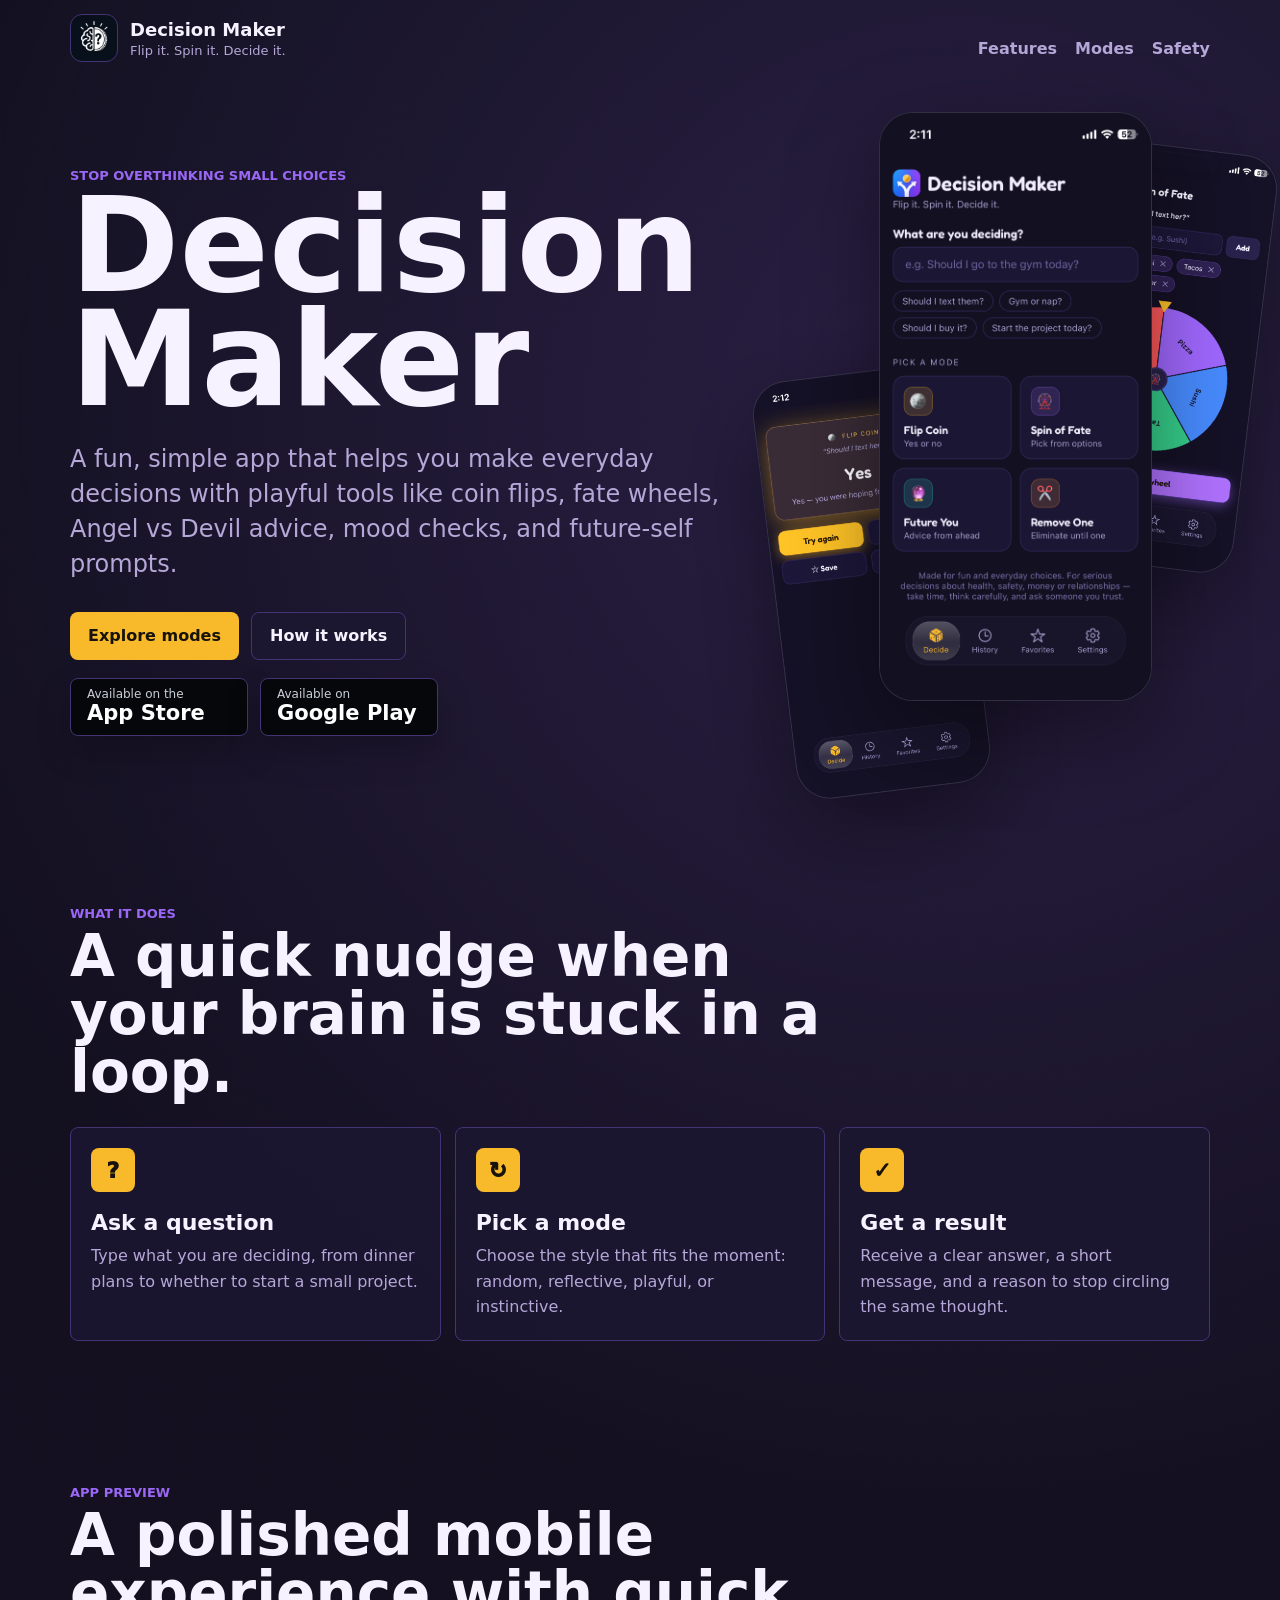
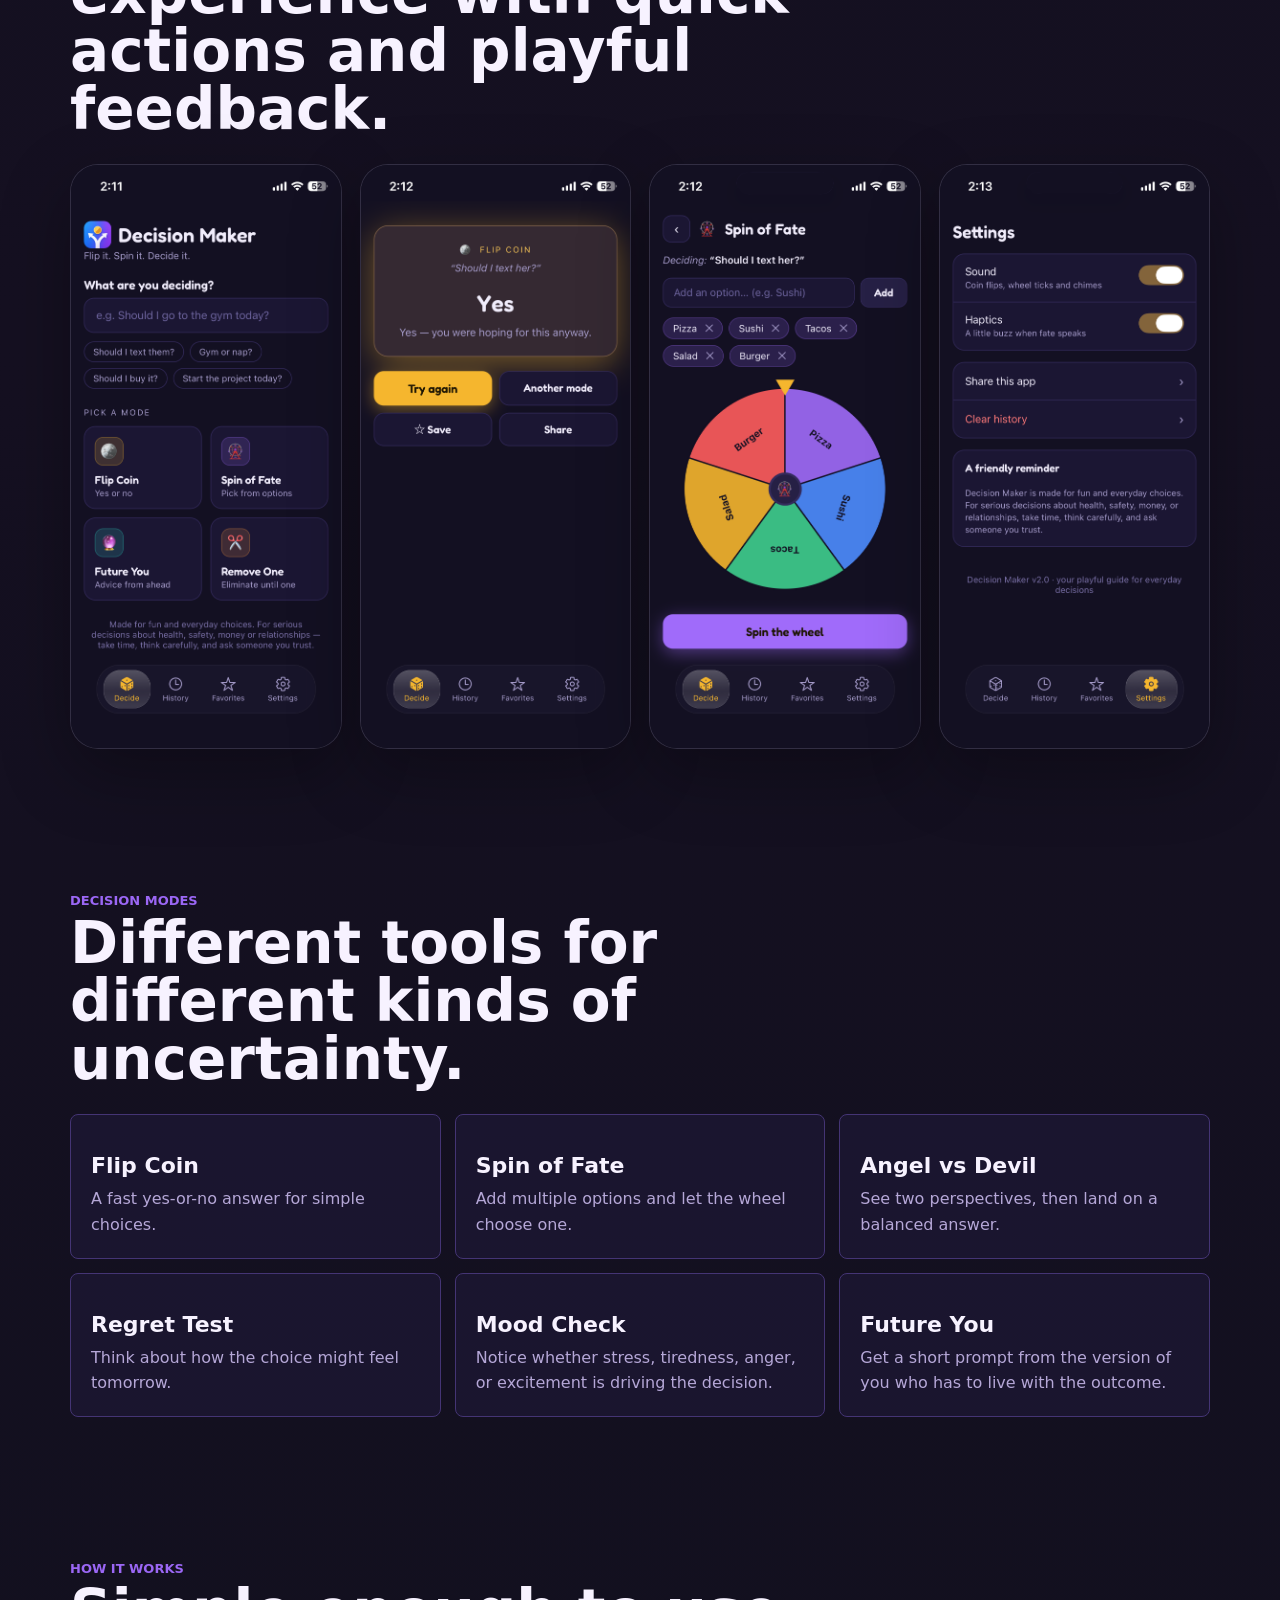
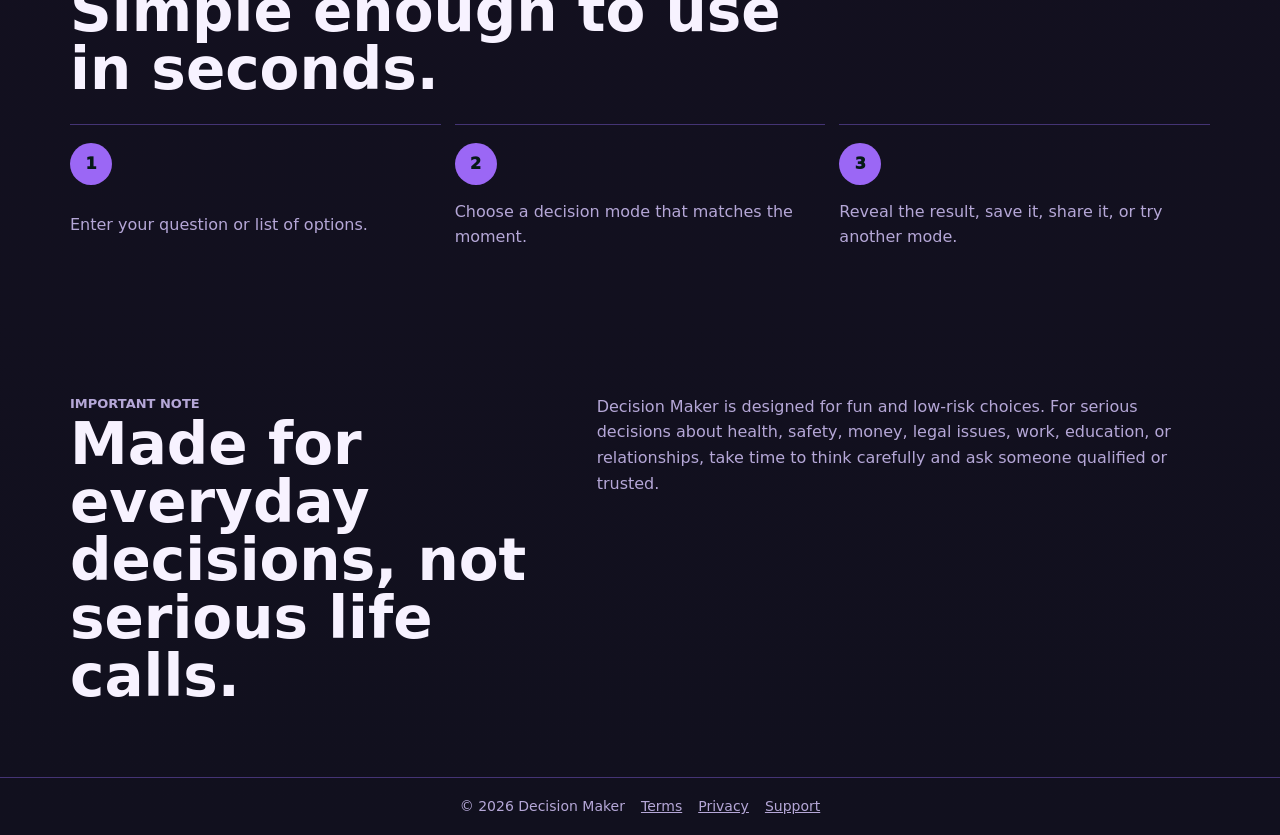
<file: index.html>
<!DOCTYPE html>
<html lang="en">
<head>
  <meta charset="UTF-8" />
  <meta name="viewport" content="width=device-width, initial-scale=1.0" />
  <meta name="description" content="Decision Maker is a playful app that helps people stop overthinking everyday choices with coin flips, fate wheels, mood checks, and more." />
  <title>Decision Maker | Your playful guide for everyday choices</title>
  <link rel="stylesheet" href="styles.css" />
</head>
<body>
  <header class="marketing-nav">
    <a class="brand-block nav-brand" href="index.html" aria-label="Decision Maker home">
      <img class="brand-logo" src="Logo%20Updated.png" alt="" aria-hidden="true" />
      <span>
        <strong>Decision Maker</strong>
        <small>Flip it. Spin it. Decide it.</small>
      </span>
    </a>
    <nav aria-label="Main navigation">
      <a href="#features">Features</a>
      <a href="#modes">Modes</a>
      <a href="#safety">Safety</a>
    </nav>
  </header>

  <main>
    <section class="hero-section">
      <div class="hero-copy">
        <p class="eyebrow">Stop overthinking small choices</p>
        <h1>Decision Maker</h1>
        <p class="hero-text">A fun, simple app that helps you make everyday decisions with playful tools like coin flips, fate wheels, Angel vs Devil advice, mood checks, and future-self prompts.</p>
        <div class="hero-actions">
          <a class="primary-link" href="#modes">Explore modes</a>
          <a class="secondary-link" href="#how-it-works">How it works</a>
        </div>
        <div class="store-buttons" aria-label="App availability">
          <a class="store-badge" href="#" aria-label="Available on the Apple App Store">
            <span>Available on the</span>
            <strong>App Store</strong>
          </a>
          <a class="store-badge" href="#" aria-label="Available on Google Play">
            <span>Available on</span>
            <strong>Google Play</strong>
          </a>
        </div>
      </div>

      <div class="screenshot-stack" aria-label="Decision Maker app screenshots">
        <img class="app-screenshot main-shot" src="screenshot-main.png" alt="Decision Maker main screen" />
        <img class="app-screenshot side-shot top-shot" src="screenshot-spin.png" alt="Decision Maker Spin of Fate screen" />
        <img class="app-screenshot side-shot bottom-shot" src="screenshot-result.png" alt="Decision Maker result screen" />
      </div>
    </section>

    <section id="features" class="content-band">
      <div class="section-heading">
        <p class="eyebrow">What it does</p>
        <h2>A quick nudge when your brain is stuck in a loop.</h2>
      </div>
      <div class="feature-grid">
        <article>
          <span class="feature-icon">?</span>
          <h3>Ask a question</h3>
          <p>Type what you are deciding, from dinner plans to whether to start a small project.</p>
        </article>
        <article>
          <span class="feature-icon">↻</span>
          <h3>Pick a mode</h3>
          <p>Choose the style that fits the moment: random, reflective, playful, or instinctive.</p>
        </article>
        <article>
          <span class="feature-icon">✓</span>
          <h3>Get a result</h3>
          <p>Receive a clear answer, a short message, and a reason to stop circling the same thought.</p>
        </article>
      </div>
    </section>

    <section class="screens-section" aria-label="App screenshots">
      <div class="section-heading">
        <p class="eyebrow">App preview</p>
        <h2>A polished mobile experience with quick actions and playful feedback.</h2>
      </div>
      <div class="screens-grid">
        <img src="screenshot-main.png" alt="Decision Maker main screen with question input and mode cards" />
        <img src="screenshot-result.png" alt="Decision Maker result card with save and share actions" />
        <img src="screenshot-spin.png" alt="Decision Maker colorful Spin of Fate wheel" />
        <img src="screenshot-settings.png" alt="Decision Maker settings screen with sound and haptics" />
      </div>
    </section>

    <section id="modes" class="modes-section">
      <div class="section-heading">
        <p class="eyebrow">Decision modes</p>
        <h2>Different tools for different kinds of uncertainty.</h2>
      </div>
      <div class="mode-grid">
        <article><h3>Flip Coin</h3><p>A fast yes-or-no answer for simple choices.</p></article>
        <article><h3>Spin of Fate</h3><p>Add multiple options and let the wheel choose one.</p></article>
        <article><h3>Angel vs Devil</h3><p>See two perspectives, then land on a balanced answer.</p></article>
        <article><h3>Regret Test</h3><p>Think about how the choice might feel tomorrow.</p></article>
        <article><h3>Mood Check</h3><p>Notice whether stress, tiredness, anger, or excitement is driving the decision.</p></article>
        <article><h3>Future You</h3><p>Get a short prompt from the version of you who has to live with the outcome.</p></article>
      </div>
    </section>

    <section id="how-it-works" class="steps-band">
      <div class="section-heading">
        <p class="eyebrow">How it works</p>
        <h2>Simple enough to use in seconds.</h2>
      </div>
      <div class="steps">
        <div><span>1</span><p>Enter your question or list of options.</p></div>
        <div><span>2</span><p>Choose a decision mode that matches the moment.</p></div>
        <div><span>3</span><p>Reveal the result, save it, share it, or try another mode.</p></div>
      </div>
    </section>

    <section id="safety" class="safety-section">
      <div>
        <p class="eyebrow">Important note</p>
        <h2>Made for everyday decisions, not serious life calls.</h2>
      </div>
      <p>Decision Maker is designed for fun and low-risk choices. For serious decisions about health, safety, money, legal issues, work, education, or relationships, take time to think carefully and ask someone qualified or trusted.</p>
    </section>
  </main>

  <footer class="site-footer">
    <span>© 2026 Decision Maker</span>
    <a href="terms.html">Terms</a>
    <a href="privacy.html">Privacy</a>
    <a href="support.html">Support</a>
  </footer>
</body>
</html>
</file>
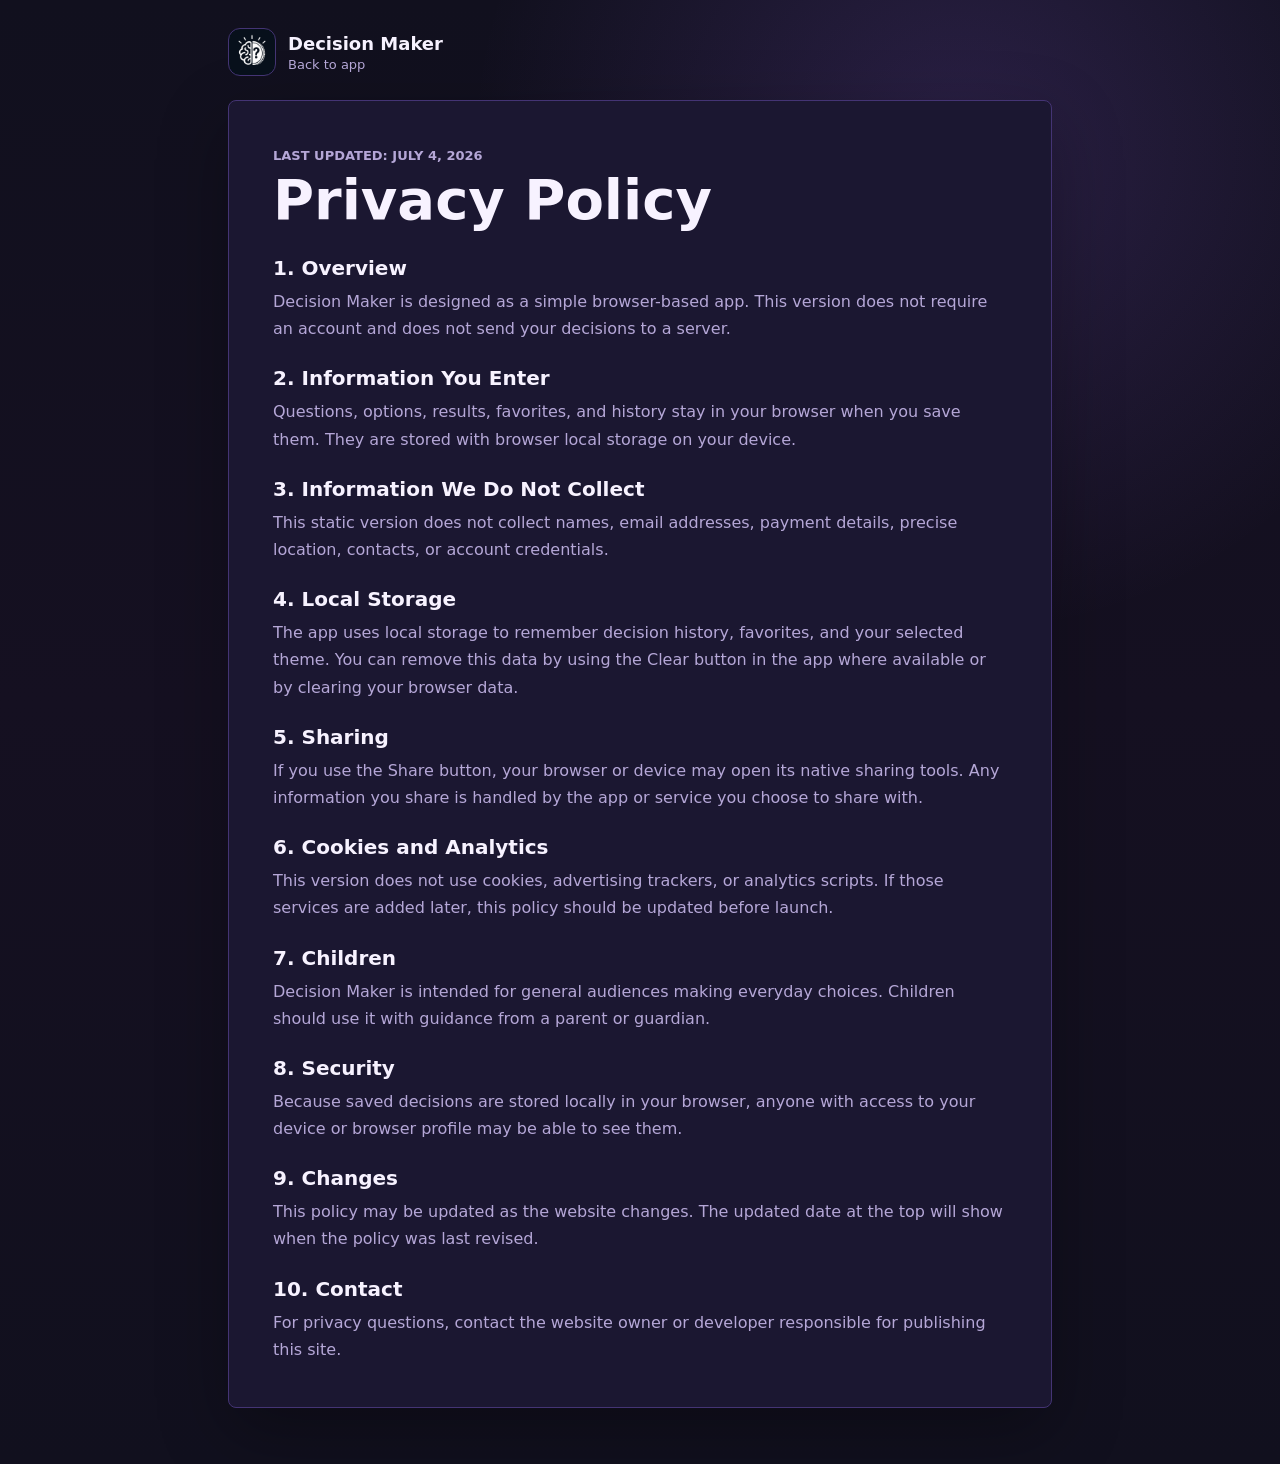
<file: privacy.html>
<!DOCTYPE html>
<html lang="en">
<head>
  <meta charset="UTF-8" />
  <meta name="viewport" content="width=device-width, initial-scale=1.0" />
  <title>Privacy Policy | Decision Maker</title>
  <link rel="stylesheet" href="styles.css" />
</head>
<body>
  <main class="legal-shell">
    <a class="brand-block legal-brand" href="index.html" aria-label="Back to Decision Maker">
      <img class="brand-logo" src="Logo%20Updated.png" alt="" aria-hidden="true" />
      <span>
        <strong>Decision Maker</strong>
        <small>Back to app</small>
      </span>
    </a>

    <article class="legal-document">
      <p class="eyebrow">Last updated: July 4, 2026</p>
      <h1>Privacy Policy</h1>

      <h2>1. Overview</h2>
      <p>Decision Maker is designed as a simple browser-based app. This version does not require an account and does not send your decisions to a server.</p>

      <h2>2. Information You Enter</h2>
      <p>Questions, options, results, favorites, and history stay in your browser when you save them. They are stored with browser local storage on your device.</p>

      <h2>3. Information We Do Not Collect</h2>
      <p>This static version does not collect names, email addresses, payment details, precise location, contacts, or account credentials.</p>

      <h2>4. Local Storage</h2>
      <p>The app uses local storage to remember decision history, favorites, and your selected theme. You can remove this data by using the Clear button in the app where available or by clearing your browser data.</p>

      <h2>5. Sharing</h2>
      <p>If you use the Share button, your browser or device may open its native sharing tools. Any information you share is handled by the app or service you choose to share with.</p>

      <h2>6. Cookies and Analytics</h2>
      <p>This version does not use cookies, advertising trackers, or analytics scripts. If those services are added later, this policy should be updated before launch.</p>

      <h2>7. Children</h2>
      <p>Decision Maker is intended for general audiences making everyday choices. Children should use it with guidance from a parent or guardian.</p>

      <h2>8. Security</h2>
      <p>Because saved decisions are stored locally in your browser, anyone with access to your device or browser profile may be able to see them.</p>

      <h2>9. Changes</h2>
      <p>This policy may be updated as the website changes. The updated date at the top will show when the policy was last revised.</p>

      <h2>10. Contact</h2>
      <p>For privacy questions, contact the website owner or developer responsible for publishing this site.</p>
    </article>
  </main>
</body>
</html>
</file>
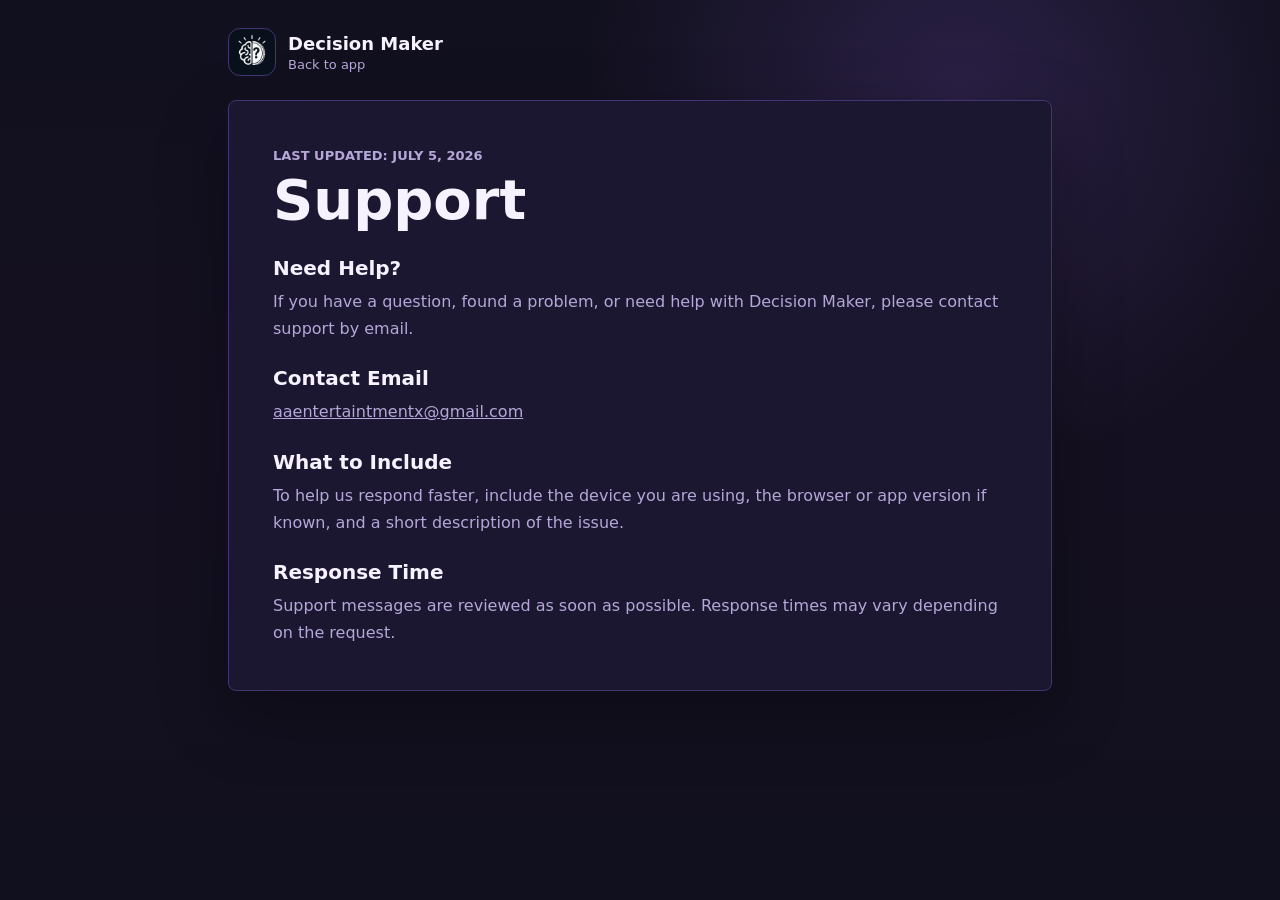
<file: support.html>
<!DOCTYPE html>
<html lang="en">
<head>
  <meta charset="UTF-8" />
  <meta name="viewport" content="width=device-width, initial-scale=1.0" />
  <title>Support | Decision Maker</title>
  <link rel="stylesheet" href="styles.css" />
</head>
<body>
  <main class="legal-shell">
    <a class="brand-block legal-brand" href="index.html" aria-label="Back to Decision Maker">
      <img class="brand-logo" src="Logo%20Updated.png" alt="" aria-hidden="true" />
      <span>
        <strong>Decision Maker</strong>
        <small>Back to app</small>
      </span>
    </a>

    <article class="legal-document">
      <p class="eyebrow">Last updated: July 5, 2026</p>
      <h1>Support</h1>

      <h2>Need Help?</h2>
      <p>If you have a question, found a problem, or need help with Decision Maker, please contact support by email.</p>

      <h2>Contact Email</h2>
      <p><a href="mailto:aaentertaintmentx@gmail.com">aaentertaintmentx@gmail.com</a></p>

      <h2>What to Include</h2>
      <p>To help us respond faster, include the device you are using, the browser or app version if known, and a short description of the issue.</p>

      <h2>Response Time</h2>
      <p>Support messages are reviewed as soon as possible. Response times may vary depending on the request.</p>
    </article>
  </main>
</body>
</html>
</file>
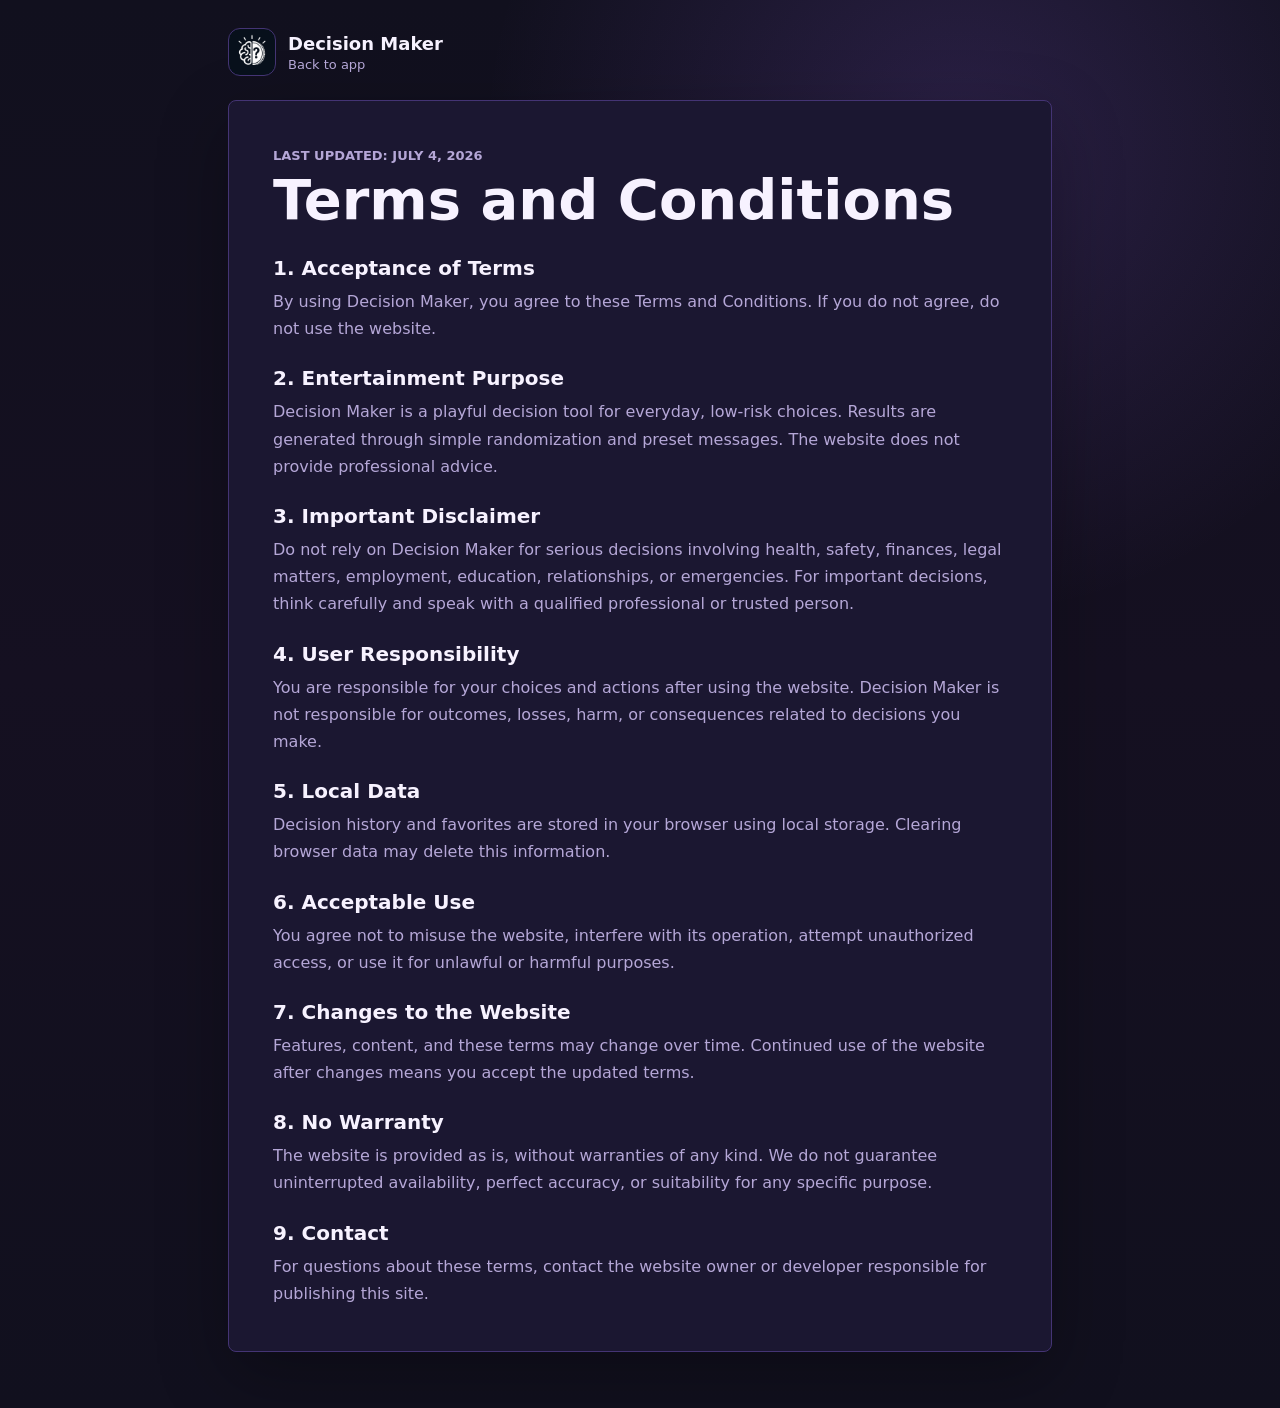
<file: terms.html>
<!DOCTYPE html>
<html lang="en">
<head>
  <meta charset="UTF-8" />
  <meta name="viewport" content="width=device-width, initial-scale=1.0" />
  <title>Terms and Conditions | Decision Maker</title>
  <link rel="stylesheet" href="styles.css" />
</head>
<body>
  <main class="legal-shell">
    <a class="brand-block legal-brand" href="index.html" aria-label="Back to Decision Maker">
      <img class="brand-logo" src="Logo%20Updated.png" alt="" aria-hidden="true" />
      <span>
        <strong>Decision Maker</strong>
        <small>Back to app</small>
      </span>
    </a>

    <article class="legal-document">
      <p class="eyebrow">Last updated: July 4, 2026</p>
      <h1>Terms and Conditions</h1>

      <h2>1. Acceptance of Terms</h2>
      <p>By using Decision Maker, you agree to these Terms and Conditions. If you do not agree, do not use the website.</p>

      <h2>2. Entertainment Purpose</h2>
      <p>Decision Maker is a playful decision tool for everyday, low-risk choices. Results are generated through simple randomization and preset messages. The website does not provide professional advice.</p>

      <h2>3. Important Disclaimer</h2>
      <p>Do not rely on Decision Maker for serious decisions involving health, safety, finances, legal matters, employment, education, relationships, or emergencies. For important decisions, think carefully and speak with a qualified professional or trusted person.</p>

      <h2>4. User Responsibility</h2>
      <p>You are responsible for your choices and actions after using the website. Decision Maker is not responsible for outcomes, losses, harm, or consequences related to decisions you make.</p>

      <h2>5. Local Data</h2>
      <p>Decision history and favorites are stored in your browser using local storage. Clearing browser data may delete this information.</p>

      <h2>6. Acceptable Use</h2>
      <p>You agree not to misuse the website, interfere with its operation, attempt unauthorized access, or use it for unlawful or harmful purposes.</p>

      <h2>7. Changes to the Website</h2>
      <p>Features, content, and these terms may change over time. Continued use of the website after changes means you accept the updated terms.</p>

      <h2>8. No Warranty</h2>
      <p>The website is provided as is, without warranties of any kind. We do not guarantee uninterrupted availability, perfect accuracy, or suitability for any specific purpose.</p>

      <h2>9. Contact</h2>
      <p>For questions about these terms, contact the website owner or developer responsible for publishing this site.</p>
    </article>
  </main>
</body>
</html>
</file>
<file: styles.css>
:root {
  color-scheme: dark;
  --bg: #11101e;
  --panel: #1b1731;
  --panel-2: #251d42;
  --text: #f7f2ff;
  --muted: #b5a7d7;
  --line: #443474;
  --accent: #f8ba2b;
  --accent-2: #9b67f5;
  --danger: #ff6b6b;
  --purple: #8d7cff;
  --shadow: 0 24px 70px rgba(0, 0, 0, 0.3);
}

body.light {
  color-scheme: light;
  --bg: #f7f4ef;
  --panel: #ffffff;
  --panel-2: #eef2f7;
  --text: #171a20;
  --muted: #5c6575;
  --line: #d9dee8;
  --accent: #d89d00;
  --accent-2: #087f6f;
  --danger: #c94352;
  --purple: #6652d8;
  --shadow: 0 20px 55px rgba(40, 45, 55, 0.13);
}

* { box-sizing: border-box; }

body {
  margin: 0;
  min-height: 100vh;
  font-family: Inter, ui-sans-serif, system-ui, -apple-system, BlinkMacSystemFont, "Segoe UI", sans-serif;
  background:
    radial-gradient(circle at 75% 10%, rgba(155, 103, 245, .18), transparent 30%),
    linear-gradient(180deg, #11101e 0%, #151021 48%, #11101e 100%);
  color: var(--text);
  overflow-x: hidden;
}

img { max-width: 100%; }

button,
textarea { font: inherit; }

button { cursor: pointer; }

a { color: inherit; }

.marketing-nav {
  max-width: 1180px;
  min-height: 76px;
  display: flex;
  justify-content: space-between;
  align-items: center;
  gap: 18px;
  margin: 0 auto;
  padding: 14px 20px;
}

.nav-brand {
  margin: 0;
}

.marketing-nav nav {
  display: flex;
  flex-wrap: wrap;
  gap: 18px;
  color: var(--muted);
  font-weight: 750;
}

.marketing-nav a {
  text-decoration: none;
}

.marketing-nav nav a:hover {
  color: var(--text);
}

.hero-section {
  max-width: 1180px;
  min-height: auto;
  display: grid;
  grid-template-columns: minmax(0, 1fr) 390px;
  gap: clamp(28px, 7vw, 82px);
  align-items: center;
  margin: 0 auto;
  padding: 16px 20px 42px;
}

.hero-copy h1 {
  margin: 0;
  font-size: clamp(58px, 12vw, 132px);
  line-height: .86;
  letter-spacing: 0;
}

.hero-text {
  max-width: 680px;
  margin: 26px 0 0;
  color: var(--muted);
  font-size: clamp(18px, 2.2vw, 24px);
  line-height: 1.45;
}

.hero-actions {
  display: flex;
  flex-wrap: wrap;
  gap: 12px;
  margin-top: 30px;
}

.primary-link,
.secondary-link {
  min-height: 48px;
  display: inline-flex;
  align-items: center;
  justify-content: center;
  border-radius: 8px;
  padding: 0 18px;
  font-weight: 850;
  text-decoration: none;
}

.primary-link {
  background: var(--accent);
  color: #17120a;
}

.secondary-link {
  border: 1px solid var(--line);
  background: var(--panel);
  color: var(--text);
}

.store-buttons {
  display: flex;
  flex-wrap: wrap;
  gap: 12px;
  margin-top: 18px;
}

.store-badge {
  min-width: 178px;
  min-height: 58px;
  display: grid;
  align-content: center;
  gap: 2px;
  border: 1px solid var(--line);
  border-radius: 8px;
  background: #05070a;
  color: #ffffff;
  padding: 8px 16px;
  text-decoration: none;
  box-shadow: 0 16px 34px rgba(0, 0, 0, .22);
}

.store-badge span {
  color: #c8ceda;
  font-size: 12px;
  line-height: 1;
}

.store-badge strong {
  font-size: 21px;
  line-height: 1.1;
}

.screenshot-stack {
  position: relative;
  width: min(100%, 500px);
  min-height: 680px;
  justify-self: center;
}

.app-screenshot {
  display: block;
  border: 1px solid rgba(181, 167, 215, .2);
  border-radius: 34px;
  background: #11101e;
  box-shadow: 0 30px 90px rgba(0, 0, 0, .42);
}

.main-shot {
  position: relative;
  z-index: 2;
  width: 70%;
  margin: 0 auto;
}

.side-shot {
  position: absolute;
  z-index: 1;
  width: 50%;
  opacity: 1;
  filter: brightness(1.08) saturate(1.08);
}

.top-shot {
  top: 34px;
  right: -46px;
  transform: rotate(7deg);
}

.bottom-shot {
  left: -46px;
  bottom: 0;
  transform: rotate(-7deg);
}

.content-band,
.modes-section,
.steps-band,
.safety-section,
.screens-section {
  max-width: 1180px;
  margin: 0 auto;
  padding: 72px 20px;
}

.section-heading {
  max-width: 760px;
  margin-bottom: 26px;
}

.section-heading h2,
.safety-section h2 {
  margin: 0;
  font-size: clamp(32px, 5vw, 58px);
  line-height: 1;
  letter-spacing: 0;
}

.feature-grid,
.mode-grid {
  display: grid;
  grid-template-columns: repeat(3, minmax(0, 1fr));
  gap: 14px;
}

.feature-grid article,
.mode-grid article {
  border: 1px solid var(--line);
  border-radius: 8px;
  background: rgba(27, 23, 49, .86);
  padding: 20px;
}

.feature-icon {
  width: 44px;
  height: 44px;
  display: grid;
  place-items: center;
  border-radius: 8px;
  background: var(--accent);
  color: #17120a;
  font-weight: 950;
  font-size: 22px;
}

.feature-grid h3,
.mode-grid h3 {
  margin: 18px 0 8px;
  font-size: 22px;
}

.feature-grid p,
.mode-grid p,
.steps p,
.safety-section p {
  margin: 0;
  color: var(--muted);
  line-height: 1.6;
}

.steps {
  display: grid;
  grid-template-columns: repeat(3, minmax(0, 1fr));
  gap: 14px;
}

.steps div {
  display: grid;
  gap: 14px;
  border-top: 1px solid var(--line);
  padding-top: 18px;
}

.steps span {
  width: 42px;
  height: 42px;
  display: grid;
  place-items: center;
  border-radius: 50%;
  background: var(--accent-2);
  color: #061a17;
  font-weight: 950;
}

.safety-section {
  display: grid;
  grid-template-columns: minmax(0, .8fr) minmax(0, 1fr);
  gap: 36px;
  align-items: start;
}

.screens-grid {
  display: grid;
  grid-template-columns: repeat(4, minmax(0, 1fr));
  gap: 18px;
  align-items: start;
}

.screens-grid img {
  width: 100%;
  display: block;
  border: 1px solid rgba(181, 167, 215, .2);
  border-radius: 28px;
  background: #11101e;
  box-shadow: var(--shadow);
}

.app-shell {
  min-height: calc(100vh - 58px);
  padding: 22px;
}

.workspace {
  display: grid;
  grid-template-columns: 270px minmax(0, 1fr) 310px;
  gap: 18px;
  max-width: 1440px;
  margin: 0 auto;
}

.sidebar,
.decision-panel,
.history-panel {
  background: var(--panel);
  border: 1px solid var(--line);
  box-shadow: var(--shadow);
}

.sidebar,
.history-panel {
  border-radius: 8px;
  padding: 18px;
}

.decision-panel {
  border-radius: 8px;
  min-height: calc(100vh - 102px);
  padding: 22px;
}

.brand-block {
  display: flex;
  gap: 12px;
  align-items: center;
  margin-bottom: 20px;
  text-decoration: none;
}

.brand-mark {
  width: 46px;
  height: 46px;
  display: grid;
  place-items: center;
  background: var(--accent);
  color: #17120a;
  border-radius: 8px;
  font-weight: 900;
}

.brand-logo {
  width: 48px;
  height: 48px;
  display: block;
  border: 1px solid var(--line);
  border-radius: 12px;
  object-fit: cover;
  background: #07101b;
}

.brand-block strong,
.panel-header h2 {
  display: block;
  margin: 0;
  font-size: 18px;
}

.brand-block small {
  display: block;
  margin-top: 3px;
  color: var(--muted);
  font-size: 13px;
}

.mode-list {
  display: grid;
  gap: 8px;
}

.mode-button {
  width: 100%;
  display: grid;
  gap: 2px;
  padding: 12px;
  border: 1px solid var(--line);
  border-radius: 8px;
  background: transparent;
  color: var(--text);
  text-align: left;
}

.mode-button span { font-weight: 800; }
.mode-button small { color: var(--muted); }

.mode-button.active,
.mode-button:hover {
  border-color: var(--accent);
  background: color-mix(in srgb, var(--accent) 14%, transparent);
}

.topbar {
  display: flex;
  justify-content: space-between;
  gap: 16px;
  align-items: start;
  margin-bottom: 18px;
}

.eyebrow {
  margin: 0 0 6px;
  color: var(--accent-2);
  font-size: 13px;
  font-weight: 800;
  text-transform: uppercase;
  letter-spacing: 0;
}

.topbar h1 {
  margin: 0;
  font-size: clamp(30px, 4vw, 52px);
  letter-spacing: 0;
}

.icon-button {
  width: 42px;
  height: 42px;
  border: 1px solid var(--line);
  border-radius: 8px;
  background: var(--panel-2);
  color: var(--text);
  font-size: 22px;
}

.decision-form {
  display: grid;
  gap: 12px;
}

label {
  color: var(--muted);
  font-weight: 750;
  font-size: 14px;
}

textarea {
  width: 100%;
  resize: vertical;
  border: 1px solid var(--line);
  border-radius: 8px;
  background: var(--panel-2);
  color: var(--text);
  padding: 14px;
  outline: none;
}

textarea:focus { border-color: var(--accent); }
.hidden { display: none !important; }

.mood-grid {
  display: flex;
  flex-wrap: wrap;
  gap: 8px;
}

.mood-chip {
  border: 1px solid var(--line);
  border-radius: 999px;
  background: var(--panel-2);
  color: var(--text);
  padding: 8px 12px;
}

.mood-chip.active {
  border-color: var(--accent-2);
  background: color-mix(in srgb, var(--accent-2) 18%, transparent);
}

.actions-row,
.result-actions {
  display: flex;
  flex-wrap: wrap;
  gap: 10px;
}

.primary-button,
.secondary-button,
.text-button {
  min-height: 42px;
  padding: 0 16px;
  border: 1px solid transparent;
  border-radius: 8px;
  font-weight: 850;
}

.primary-button {
  background: var(--accent);
  color: #17120a;
}

.secondary-button {
  border-color: var(--line);
  background: var(--panel-2);
  color: var(--text);
}

.secondary-button:disabled {
  opacity: .48;
  cursor: not-allowed;
}

.text-button {
  padding: 0 4px;
  background: transparent;
  color: var(--muted);
}

.stage {
  display: grid;
  grid-template-columns: minmax(220px, 360px) minmax(0, 1fr);
  gap: 18px;
  align-items: stretch;
  margin-top: 22px;
}

.visual,
.result-card {
  min-height: 300px;
  display: grid;
  place-items: center;
  border: 1px solid var(--line);
  border-radius: 8px;
  background: var(--panel-2);
  padding: 18px;
}

.result-card {
  place-items: start;
  align-content: center;
}

.result-label {
  margin: 0 0 8px;
  color: var(--accent-2);
  font-weight: 850;
}

.result-card h2 {
  margin: 0 0 10px;
  font-size: clamp(26px, 4vw, 46px);
  line-height: 1;
  letter-spacing: 0;
}

.result-card p {
  color: var(--muted);
  font-size: 16px;
  line-height: 1.55;
}

.coin {
  width: 170px;
  aspect-ratio: 1;
  display: grid;
  place-items: center;
  border-radius: 50%;
  background: radial-gradient(circle at 35% 30%, #fff4ad, #f7c948 42%, #9b6900 100%);
  color: #1d1500;
  font-size: 34px;
  font-weight: 950;
  box-shadow: inset -18px -22px 30px rgba(0, 0, 0, .22), 0 22px 45px rgba(247, 201, 72, .24);
  transform-style: preserve-3d;
}

.coin.flip { animation: flip .85s ease-in-out; }
@keyframes flip { to { transform: rotateY(1080deg) rotateX(12deg); } }

.wheel {
  position: relative;
  width: min(280px, 100%);
  aspect-ratio: 1;
  border: 12px solid var(--panel);
  border-radius: 50%;
  background: conic-gradient(#f7c948 0 16%, #28c7a5 16% 32%, #ff6b6b 32% 48%, #7d8cff 48% 64%, #f2994a 64% 80%, #b56cff 80% 100%);
  box-shadow: 0 20px 45px rgba(0, 0, 0, .22);
}

.wheel::after {
  content: "";
  position: absolute;
  inset: 38%;
  border: 2px solid var(--line);
  border-radius: 50%;
  background: var(--panel);
}

.wheel.spin { animation: spin 1.2s cubic-bezier(.2, .8, .2, 1); }
@keyframes spin { to { transform: rotate(1280deg); } }

.split-voices {
  width: 100%;
  display: grid;
  grid-template-columns: 1fr 1fr;
  gap: 12px;
}

.voice {
  min-height: 130px;
  border: 1px solid var(--line);
  border-radius: 8px;
  background: var(--panel);
  padding: 14px;
}

.voice strong {
  display: block;
  margin-bottom: 8px;
}

.countdown {
  color: var(--accent);
  font-size: 86px;
  font-weight: 950;
}

.disclaimer {
  margin: 16px 0 0;
  color: var(--muted);
  font-size: 13px;
  line-height: 1.5;
}

.panel-header {
  display: flex;
  justify-content: space-between;
  align-items: center;
  margin-bottom: 12px;
}

.history-list {
  display: grid;
  gap: 10px;
  max-height: 42vh;
  overflow: auto;
}

.history-list.empty {
  color: var(--muted);
  font-size: 14px;
}

.history-item {
  display: grid;
  gap: 6px;
  border: 1px solid var(--line);
  border-radius: 8px;
  background: var(--panel-2);
  padding: 12px;
}

.history-item strong { font-size: 14px; }

.history-item p {
  margin: 0;
  color: var(--muted);
  font-size: 13px;
  line-height: 1.35;
}

.favorite-toggle {
  justify-self: start;
  min-height: 32px;
  border: 1px solid var(--line);
  border-radius: 8px;
  background: transparent;
  color: var(--text);
}

.favorites-block { margin-top: 22px; }

.site-footer {
  min-height: 58px;
  display: flex;
  flex-wrap: wrap;
  justify-content: center;
  align-items: center;
  gap: 16px;
  border-top: 1px solid var(--line);
  color: var(--muted);
  font-size: 14px;
}

.site-footer a:hover { color: var(--text); }

.legal-shell {
  max-width: 860px;
  margin: 0 auto;
  padding: 28px 18px 56px;
}

.legal-brand { margin-bottom: 24px; }

.legal-document {
  border: 1px solid var(--line);
  border-radius: 8px;
  background: var(--panel);
  box-shadow: var(--shadow);
  padding: clamp(22px, 5vw, 44px);
}

.legal-document h1 {
  margin: 0 0 22px;
  font-size: clamp(34px, 6vw, 56px);
}

.legal-document h2 {
  margin: 24px 0 8px;
  font-size: 20px;
}

.legal-document p {
  margin: 0;
  color: var(--muted);
  line-height: 1.7;
}

@media (max-width: 1120px) {
  .workspace { grid-template-columns: 230px minmax(0, 1fr); }
  .history-panel { grid-column: 1 / -1; }
  .hero-section { grid-template-columns: 1fr; }
  .screenshot-stack { justify-self: center; }
  .screens-grid { grid-template-columns: repeat(2, minmax(0, 1fr)); }
}

@media (max-width: 760px) {
  .marketing-nav {
    align-items: flex-start;
    flex-direction: column;
    padding: 14px 16px 8px;
  }
  .marketing-nav nav {
    width: 100%;
    justify-content: space-between;
    gap: 10px;
  }
  .hero-section {
    min-height: auto;
    gap: 26px;
    padding-left: 16px;
    padding-right: 16px;
    padding-top: 12px;
    padding-bottom: 34px;
  }
  .hero-copy h1 {
    max-width: 9ch;
    font-size: clamp(48px, 15vw, 64px);
  }
  .hero-text {
    margin-top: 18px;
    font-size: 17px;
  }
  .hero-actions,
  .store-buttons {
    display: grid;
    grid-template-columns: 1fr;
  }
  .primary-link,
  .secondary-link,
  .store-badge {
    width: 100%;
  }
  .screenshot-stack {
    width: min(100%, 430px);
    min-height: 570px;
    justify-self: center;
  }
  .main-shot { width: 74%; }
  .side-shot { width: 44%; }
  .top-shot {
    top: 38px;
    right: 0;
  }
  .bottom-shot {
    left: 0;
    bottom: 10px;
  }
  .content-band,
  .modes-section,
  .steps-band,
  .safety-section,
  .screens-section {
    padding: 46px 16px;
  }
  .section-heading h2,
  .safety-section h2 {
    font-size: clamp(30px, 10vw, 42px);
    line-height: 1.05;
  }
  .feature-grid,
  .mode-grid,
  .steps,
  .safety-section,
  .screens-grid {
    grid-template-columns: 1fr;
  }
  .app-shell { padding: 10px; }
  .workspace { grid-template-columns: 1fr; }
  .decision-panel { min-height: auto; padding: 16px; }
  .mode-list { grid-template-columns: repeat(2, minmax(0, 1fr)); }
  .stage { grid-template-columns: 1fr; }
  .visual,
  .result-card { min-height: 230px; }
  .split-voices { grid-template-columns: 1fr; }
}

@media (max-width: 430px) {
  .mode-list { grid-template-columns: 1fr; }
  .topbar h1 { font-size: 30px; }
  .brand-logo {
    width: 42px;
    height: 42px;
    border-radius: 10px;
  }
  .brand-block strong { font-size: 17px; }
  .brand-block small { font-size: 12px; }
  .marketing-nav nav a { font-size: 14px; }
  .hero-section { padding-bottom: 24px; }
  .hero-copy h1 { font-size: clamp(44px, 14vw, 56px); }
  .screenshot-stack {
    min-height: 520px;
  }
  .main-shot { width: 78%; }
  .side-shot { width: 45%; }
  .top-shot {
    top: 32px;
    right: -4px;
  }
  .bottom-shot {
    left: -4px;
    bottom: 18px;
  }
  .site-footer {
    padding: 16px;
    text-align: center;
  }
}
</file>
